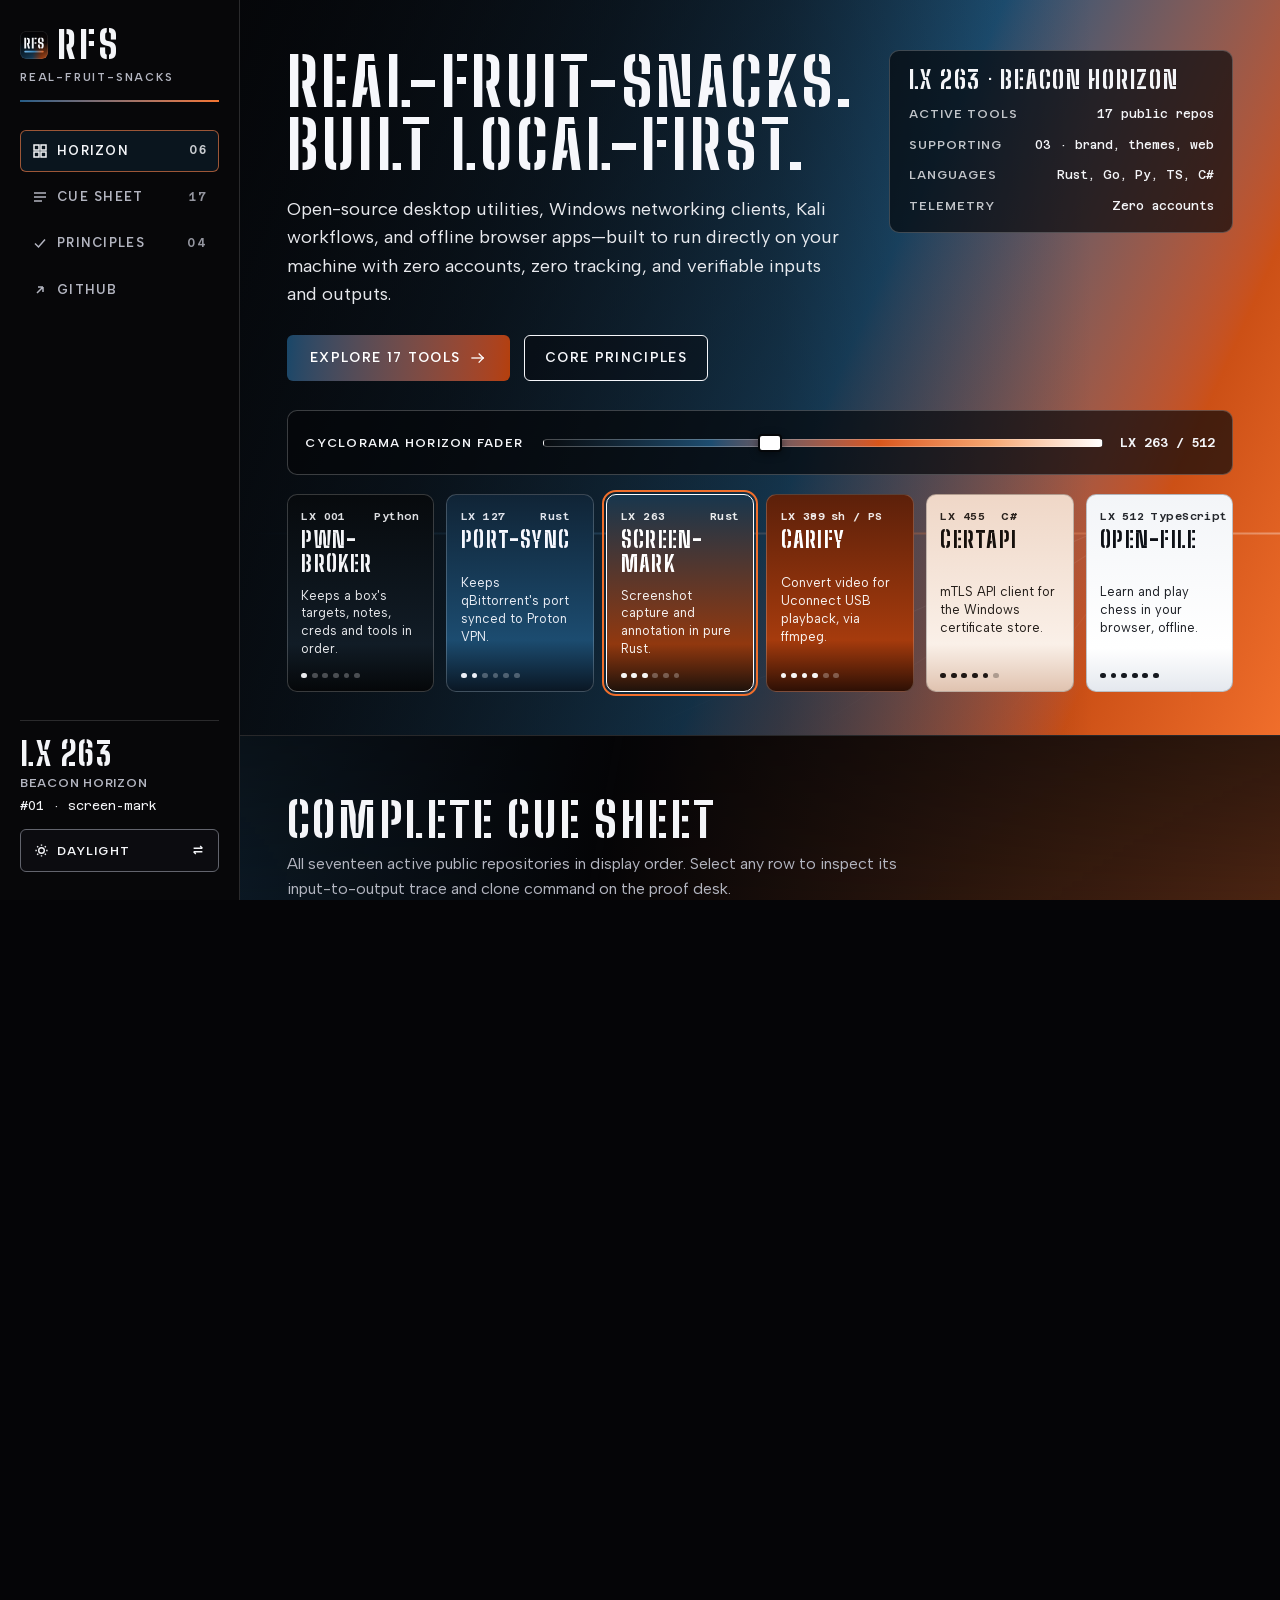
<file: index.html>
<!doctype html>
<html lang="en">
<head>
  <meta charset="utf-8">
  <meta name="viewport" content="width=device-width, initial-scale=1">
  <meta name="color-scheme" content="dark">
  <script>
    try {
      var savedScheme = localStorage.getItem("rfs-theme") || localStorage.getItem("color-scheme");
      if (savedScheme === "light" || savedScheme === "dark") {
        document.querySelector('meta[name="color-scheme"]').content = savedScheme;
      }
      var savedCue = localStorage.getItem("rfs-cyc-cue");
      if (savedCue !== null && /^[0-5]$/.test(savedCue)) {
        document.documentElement.dataset.cue = savedCue;
      } else {
        document.documentElement.dataset.cue = savedScheme === "light" ? "5" : "2";
      }
    } catch (e) {}
  </script>
  <title>Real-Fruit-Snacks — Local-first open-source software</title>
  <meta name="description" content="Seventeen local-first open-source tools across Rust, Python, C#, PowerShell, TypeScript, and Go—desktop utilities, Windows networking, Kali workflows, and offline browser apps with zero accounts or tracking.">
  <link rel="canonical" href="https://real-fruit-snacks.github.io/">
  <link rel="icon" href="icon.svg" type="image/svg+xml">
  <link rel="icon" href="favicon.ico" sizes="32x32">
  <link rel="apple-touch-icon" href="apple-touch-icon.png">
  <link rel="manifest" href="manifest.webmanifest">
  <meta name="theme-color" content="#050507">
  <meta property="og:type" content="website">
  <meta property="og:url" content="https://real-fruit-snacks.github.io/">
  <meta property="og:title" content="Real-Fruit-Snacks — Local-first open-source software">
  <meta property="og:description" content="Seventeen local-first open-source tools across Rust, Python, C#, PowerShell, TypeScript, and Go—zero accounts, zero tracking, verifiable inputs and outputs.">
  <meta property="og:image" content="https://real-fruit-snacks.github.io/assets/og.png">
  <meta property="og:image:width" content="1280">
  <meta property="og:image:height" content="640">
  <meta property="og:image:alt" content="Real-Fruit-Snacks: Built local-first. Seventeen active open-source tools on GitHub.">
  <meta name="twitter:card" content="summary_large_image">
  <link rel="preload" href="fonts/big-shoulders-stencil-latin.woff2" as="font" type="font/woff2" crossorigin>
  <link rel="preload" href="fonts/albert-sans-latin.woff2" as="font" type="font/woff2" crossorigin>
  <link rel="preload" href="fonts/azeret-mono-latin.woff2" as="font" type="font/woff2" crossorigin>
  <link rel="stylesheet" href="styles.css">
</head>
<body>
  <a class="skip-link visually-hidden" href="#main-heading">Skip to main content</a>

  <div class="stage-shell">
    <aside class="stage-rail" aria-label="Lighting desk">
      <div class="rail-top-group">
        <header>
          <a class="brand-lockup" href="#top" aria-label="Real-Fruit-Snacks home">
            <span class="brand-head-row">
              <img class="brand-tile brand-tile--dark" src="assets/rfs-mark-dark.svg" alt="" width="28" height="28">
              <img class="brand-tile brand-tile--light" src="assets/rfs-mark-light.svg" alt="" width="28" height="28">
              <span class="brand-acronym">RFS</span>
            </span>
            <span class="brand-full">Real-Fruit-Snacks</span>
          </a>
        </header>

        <nav class="rail-nav" aria-label="Primary">
          <ul>
            <li>
              <a href="#top" data-nav="top" aria-current="page">
                <span class="nav-lead">
                  <svg aria-hidden="true" width="16" height="16" viewBox="0 0 16 16" fill="none">
                    <rect x="2" y="2" width="5" height="5" stroke="currentColor" stroke-width="1.5"/>
                    <rect x="9" y="2" width="5" height="5" stroke="currentColor" stroke-width="1.5"/>
                    <rect x="2" y="9" width="5" height="5" stroke="currentColor" stroke-width="1.5"/>
                    <rect x="9" y="9" width="5" height="5" stroke="currentColor" stroke-width="1.5"/>
                  </svg>
                  Horizon
                </span>
                <span class="nav-count">06</span>
              </a>
            </li>
            <li>
              <a href="#catalog" data-nav="catalog">
                <span class="nav-lead">
                  <svg aria-hidden="true" width="16" height="16" viewBox="0 0 16 16" fill="none">
                    <line x1="2" y1="4" x2="14" y2="4" stroke="currentColor" stroke-width="1.5"/>
                    <line x1="2" y1="8" x2="14" y2="8" stroke="currentColor" stroke-width="1.5"/>
                    <line x1="2" y1="12" x2="10" y2="12" stroke="currentColor" stroke-width="1.5"/>
                  </svg>
                  Cue Sheet
                </span>
                <span class="nav-count">17</span>
              </a>
            </li>
            <li>
              <a href="#standards" data-nav="standards">
                <span class="nav-lead">
                  <svg aria-hidden="true" width="16" height="16" viewBox="0 0 16 16" fill="none">
                    <path d="M3 8.5L6.5 12L13 4.5" stroke="currentColor" stroke-width="1.5"/>
                  </svg>
                  Principles
                </span>
                <span class="nav-count">04</span>
              </a>
            </li>
            <li>
              <a href="https://github.com/Real-Fruit-Snacks">
                <span class="nav-lead">
                  <svg aria-hidden="true" width="16" height="16" viewBox="0 0 16 16" fill="none">
                    <path d="M5 11L11 5M11 5H6M11 5V10" stroke="currentColor" stroke-width="1.5"/>
                  </svg>
                  GitHub
                </span>
              </a>
            </li>
          </ul>
        </nav>
      </div>

      <div class="rail-desk">
        <div class="desk-cue-readout">
          <div class="desk-cue-code" id="railPhaseCode">LX 263</div>
          <div class="desk-cue-phase" id="railPhaseLabel">Beacon Horizon</div>
          <div class="desk-cue-tool" id="railToolReadout">#01 · screen-mark</div>
        </div>

        <button type="button" class="scheme-toggle" id="schemeToggle">
          <span class="opt-to-light">
            <svg aria-hidden="true" width="15" height="15" viewBox="0 0 16 16" fill="none">
              <circle cx="8" cy="8" r="3" stroke="currentColor" stroke-width="1.5"/>
              <path d="M8 1.5V3M8 13V14.5M1.5 8H3M13 8H14.5M3.4 3.4L4.5 4.5M11.5 11.5L12.6 12.6M12.6 3.4L11.5 4.5M4.5 11.5L3.4 12.6" stroke="currentColor" stroke-width="1.5"/>
            </svg>
            <span>Daylight</span>
          </span>
          <span class="opt-to-dark">
            <svg aria-hidden="true" width="15" height="15" viewBox="0 0 16 16" fill="none">
              <path d="M12.5 10.2A5.2 5.2 0 0 1 5.8 3.5a5.5 5.5 0 1 0 6.7 6.7Z" stroke="currentColor" stroke-width="1.5"/>
            </svg>
            <span>Night Cue</span>
          </span>
          <svg aria-hidden="true" width="14" height="14" viewBox="0 0 16 16" fill="none">
            <path d="M3 6H13M13 6L10.5 3.5M13 10H3M3 10L5.5 12.5" stroke="currentColor" stroke-width="1.5"/>
          </svg>
        </button>
      </div>
    </aside>

    <div class="stage-main" id="top">
      <main>
        <section class="cyc-hero" aria-labelledby="main-heading">
          <div class="cyc-curtain cyc-curtain--0" aria-hidden="true"></div>
          <div class="cyc-curtain cyc-curtain--1" aria-hidden="true"></div>
          <div class="cyc-curtain cyc-curtain--2" aria-hidden="true"></div>
          <div class="cyc-curtain cyc-curtain--3" aria-hidden="true"></div>
          <div class="cyc-curtain cyc-curtain--4" aria-hidden="true"></div>
          <div class="cyc-curtain cyc-curtain--5" aria-hidden="true"></div>
          <div class="cyc-scrim" aria-hidden="true"></div>

          <svg class="horizon-stage-art" aria-hidden="true" viewBox="0 0 1440 220" preserveAspectRatio="none">
            <defs>
              <linearGradient id="beamLine" x1="0" y1="0" x2="1440" y2="0" gradientUnits="userSpaceOnUse">
                <stop offset="0%" stop-color="#215175" stop-opacity="0"/>
                <stop offset="35%" stop-color="#4f88b5" stop-opacity="0.72"/>
                <stop offset="72%" stop-color="#f06e2b" stop-opacity="0.88"/>
                <stop offset="100%" stop-color="#FFFFFF" stop-opacity="0.96"/>
              </linearGradient>
              <linearGradient id="floorFade" x1="0" y1="22" x2="0" y2="220" gradientUnits="userSpaceOnUse">
                <stop offset="0%" stop-color="#FFFFFF" stop-opacity="0.22"/>
                <stop offset="100%" stop-color="#FFFFFF" stop-opacity="0"/>
              </linearGradient>
            </defs>
            <line x1="0" y1="22" x2="1440" y2="22" stroke="url(#beamLine)" stroke-width="2"/>
            <line x1="1180" y1="22" x2="540" y2="220" stroke="url(#floorFade)" stroke-width="1"/>
            <line x1="1220" y1="22" x2="780" y2="220" stroke="url(#floorFade)" stroke-width="1"/>
            <line x1="1260" y1="22" x2="1040" y2="220" stroke="url(#floorFade)" stroke-width="1"/>
            <line x1="1300" y1="22" x2="1320" y2="220" stroke="url(#floorFade)" stroke-width="1"/>
          </svg>

          <div class="hero-grid">
            <div>
              <h1 class="hero-title" id="main-heading" tabindex="-1">Real-Fruit-Snacks. Built local-first.</h1>
              <p class="hero-stand">Open-source desktop utilities, Windows networking clients, Kali workflows, and offline browser apps—built to run directly on your machine with zero accounts, zero tracking, and verifiable inputs and outputs.</p>
              <div class="hero-actions">
                <a class="btn-primary" href="#catalog" id="primaryAction">
                  <span>Explore 17 tools</span>
                  <svg aria-hidden="true" width="18" height="18" viewBox="0 0 24 24" fill="none" stroke="currentColor" stroke-width="1.75" stroke-linecap="square" stroke-linejoin="miter">
                    <path d="M4 12h15"/><path d="M13.5 6.5L19 12l-5.5 5.5"/>
                  </svg>
                </a>
                <a class="btn-secondary" href="#standards">Core principles</a>
              </div>
            </div>

            <div class="hero-telemetry">
              <div class="telemetry-phase" id="heroPhaseTitle">LX 263 · BEACON HORIZON</div>
              <div class="telemetry-row">
                <span class="telemetry-label">Active tools</span>
                <span class="telemetry-val">17 public repos</span>
              </div>
              <div class="telemetry-row">
                <span class="telemetry-label">Supporting</span>
                <span class="telemetry-val">03 · brand, themes, web</span>
              </div>
              <div class="telemetry-row">
                <span class="telemetry-label">Languages</span>
                <span class="telemetry-val">Rust, Go, Py, TS, C#</span>
              </div>
              <div class="telemetry-row">
                <span class="telemetry-label">Telemetry</span>
                <span class="telemetry-val">Zero accounts</span>
              </div>
            </div>
          </div>

          <div class="horizon-desk">
            <label for="horizon-scrubber">Cyclorama Horizon Fader</label>
            <input
              id="horizon-scrubber"
              class="horizon-scrubber"
              type="range"
              min="0"
              max="5"
              step="1"
              value="2"
              aria-valuetext="LX 263 Beacon Horizon"
            >
            <span class="horizon-cue-tag" id="scrubberReadout">LX 263 / 512</span>
          </div>

          <div class="horizon-strip" role="group" aria-label="Lighting phase horizon cues">
            <button type="button" class="phase-tile phase-tile--0" data-horizon="0" data-tool="pwn-broker" aria-pressed="false">
              <div>
                <div class="phase-tile-code"><span>LX 001</span><span>Python</span></div>
                <div class="phase-tile-name">pwn-broker</div>
              </div>
              <div class="phase-tile-job">Keeps a box's targets, notes, creds and tools in order.</div>
              <div class="phase-dots" aria-hidden="true">
                <span class="is-lit"></span><span></span><span></span><span></span><span></span><span></span>
              </div>
            </button>

            <button type="button" class="phase-tile phase-tile--1" data-horizon="1" data-tool="port-sync" aria-pressed="false">
              <div>
                <div class="phase-tile-code"><span>LX 127</span><span>Rust</span></div>
                <div class="phase-tile-name">port-sync</div>
              </div>
              <div class="phase-tile-job">Keeps qBittorrent's port synced to Proton VPN.</div>
              <div class="phase-dots" aria-hidden="true">
                <span class="is-lit"></span><span class="is-lit"></span><span></span><span></span><span></span><span></span>
              </div>
            </button>

            <button type="button" class="phase-tile phase-tile--2" data-horizon="2" data-tool="screen-mark" aria-pressed="true">
              <div>
                <div class="phase-tile-code"><span>LX 263</span><span>Rust</span></div>
                <div class="phase-tile-name">screen-mark</div>
              </div>
              <div class="phase-tile-job">Screenshot capture and annotation in pure Rust.</div>
              <div class="phase-dots" aria-hidden="true">
                <span class="is-lit"></span><span class="is-lit"></span><span class="is-lit"></span><span></span><span></span><span></span>
              </div>
            </button>

            <button type="button" class="phase-tile phase-tile--3" data-horizon="3" data-tool="carify" aria-pressed="false">
              <div>
                <div class="phase-tile-code"><span>LX 389</span><span>sh / PS</span></div>
                <div class="phase-tile-name">carify</div>
              </div>
              <div class="phase-tile-job">Convert video for Uconnect USB playback, via ffmpeg.</div>
              <div class="phase-dots" aria-hidden="true">
                <span class="is-lit"></span><span class="is-lit"></span><span class="is-lit"></span><span class="is-lit"></span><span></span><span></span>
              </div>
            </button>

            <button type="button" class="phase-tile phase-tile--4" data-horizon="4" data-tool="certapi" aria-pressed="false">
              <div>
                <div class="phase-tile-code"><span>LX 455</span><span>C#</span></div>
                <div class="phase-tile-name">certapi</div>
              </div>
              <div class="phase-tile-job">mTLS API client for the Windows certificate store.</div>
              <div class="phase-dots" aria-hidden="true">
                <span class="is-lit"></span><span class="is-lit"></span><span class="is-lit"></span><span class="is-lit"></span><span class="is-lit"></span><span></span>
              </div>
            </button>

            <button type="button" class="phase-tile phase-tile--5" data-horizon="5" data-tool="open-file" aria-pressed="false">
              <div>
                <div class="phase-tile-code"><span>LX 512</span><span>TypeScript</span></div>
                <div class="phase-tile-name">open-file</div>
              </div>
              <div class="phase-tile-job">Learn and play chess in your browser, offline.</div>
              <div class="phase-dots" aria-hidden="true">
                <span class="is-lit"></span><span class="is-lit"></span><span class="is-lit"></span><span class="is-lit"></span><span class="is-lit"></span><span class="is-lit"></span>
              </div>
            </button>
          </div>
        </section>

        <section class="band" id="catalog" aria-labelledby="catalog-heading">
          <div class="band-head">
            <div>
              <h2 id="catalog-heading">Complete cue sheet</h2>
              <p class="band-lead">All seventeen active public repositories in display order. Select any row to inspect its input-to-output trace and clone command on the proof desk.</p>
            </div>
          </div>

          <div class="catalog-controls">
            <div class="filter-group" role="group" aria-label="Filter tools by stack">
              <button type="button" class="filter-btn" data-filter="all" aria-pressed="true">All (17)</button>
              <button type="button" class="filter-btn" data-filter="rust" aria-pressed="false">Rust (5)</button>
              <button type="button" class="filter-btn" data-filter="go" aria-pressed="false">Go (1)</button>
              <button type="button" class="filter-btn" data-filter="kali" aria-pressed="false">Python &amp; Kali (8)</button>
              <button type="button" class="filter-btn" data-filter="windows" aria-pressed="false">Windows (10)</button>
              <button type="button" class="filter-btn" data-filter="browser" aria-pressed="false">Browser (3)</button>
            </div>

            <div class="search-wrap">
              <label for="tool-search">Filter</label>
              <input id="tool-search" class="search-input" type="search" placeholder="Name, language, or OS...">
            </div>
          </div>

          <div class="catalog-layout">
            <div class="cue-table-wrap">
              <table class="cue-table">
                <caption>Real-Fruit-Snacks active repositories (<span id="visibleCount">17</span> of 17 shown)</caption>
                <thead>
                  <tr>
                    <th scope="col">No.</th>
                    <th scope="col">Repository &amp; Job</th>
                    <th scope="col">Stack</th>
                    <th scope="col">IN &rarr; OUT Proof</th>
                    <th scope="col">Links</th>
                  </tr>
                </thead>
                <tbody id="cueTableBody">
                  <tr class="is-selected" data-repo="screen-mark" data-tags="rust windows linux">
                    <td class="cue-num-cell">#01</td>
                    <td>
                      <button type="button" class="tool-select-btn" data-select="screen-mark" aria-pressed="true">screen-mark</button>
                      <p class="tool-desc-inline">Screenshot capture and annotation in pure Rust</p>
                    </td>
                    <td class="tool-stack">Rust<br>Windows, Linux</td>
                    <td class="tool-io-cell">
                      <div><span class="io-dir">IN</span>Ctrl+PrintScreen</div>
                      <div><span class="io-dir io-dir--out">OUT</span>screen-mark_2026-11-05_091412.png</div>
                    </td>
                    <td>
                      <div class="row-links">
                        <a href="https://real-fruit-snacks.github.io/screen-mark/">Docs <span class="visually-hidden">for screen-mark</span></a>
                        <a href="https://github.com/Real-Fruit-Snacks/screen-mark">Source <span class="visually-hidden">for screen-mark</span></a>
                      </div>
                    </td>
                  </tr>

                  <tr data-repo="port-sync" data-tags="rust windows">
                    <td class="cue-num-cell">#02</td>
                    <td>
                      <button type="button" class="tool-select-btn" data-select="port-sync" aria-pressed="false">port-sync</button>
                      <p class="tool-desc-inline">Keeps qBittorrent's port synced to Proton VPN</p>
                    </td>
                    <td class="tool-stack">Rust<br>Windows</td>
                    <td class="tool-io-cell">
                      <div><span class="io-dir">IN</span>Port pair 51037-&gt;51037</div>
                      <div><span class="io-dir io-dir--out">OUT</span>listening port updated: 48213 -&gt; 51037</div>
                    </td>
                    <td>
                      <div class="row-links">
                        <a href="https://real-fruit-snacks.github.io/port-sync/">Docs <span class="visually-hidden">for port-sync</span></a>
                        <a href="https://github.com/Real-Fruit-Snacks/port-sync">Source <span class="visually-hidden">for port-sync</span></a>
                      </div>
                    </td>
                  </tr>

                  <tr data-repo="carify" data-tags="windows macos linux shell powershell">
                    <td class="cue-num-cell">#03</td>
                    <td>
                      <button type="button" class="tool-select-btn" data-select="carify" aria-pressed="false">carify</button>
                      <p class="tool-desc-inline">Convert video for Uconnect USB playback, via ffmpeg</p>
                    </td>
                    <td class="tool-stack">sh, PowerShell<br>Win, macOS, Linux</td>
                    <td class="tool-io-cell">
                      <div><span class="io-dir">IN</span>HEVC 10-bit · 1080p · AC3 5.1</div>
                      <div><span class="io-dir io-dir--out">OUT</span>H.264 8-bit · 720p · AAC stereo</div>
                    </td>
                    <td>
                      <div class="row-links">
                        <a href="https://real-fruit-snacks.github.io/carify/">Docs <span class="visually-hidden">for carify</span></a>
                        <a href="https://github.com/Real-Fruit-Snacks/carify">Source <span class="visually-hidden">for carify</span></a>
                      </div>
                    </td>
                  </tr>

                  <tr data-repo="certapi" data-tags="windows csharp">
                    <td class="cue-num-cell">#04</td>
                    <td>
                      <button type="button" class="tool-select-btn" data-select="certapi" aria-pressed="false">certapi</button>
                      <p class="tool-desc-inline">mTLS API client for the Windows certificate store</p>
                    </td>
                    <td class="tool-stack">C#<br>Windows</td>
                    <td class="tool-io-cell">
                      <div><span class="io-dir">IN</span>a client certificate in CurrentUser\My</div>
                      <div><span class="io-dir io-dir--out">OUT</span>200 OK; the key never left the store</div>
                    </td>
                    <td>
                      <div class="row-links">
                        <a href="https://real-fruit-snacks.github.io/certapi/">Docs <span class="visually-hidden">for certapi</span></a>
                        <a href="https://github.com/Real-Fruit-Snacks/certapi">Source <span class="visually-hidden">for certapi</span></a>
                      </div>
                    </td>
                  </tr>

                  <tr data-repo="identity-gen" data-tags="browser html">
                    <td class="cue-num-cell">#05</td>
                    <td>
                      <button type="button" class="tool-select-btn" data-select="identity-gen" aria-pressed="false">identity-gen</button>
                      <p class="tool-desc-inline">Offline generator for throwaway signup identities</p>
                    </td>
                    <td class="tool-stack">HTML<br>Browser</td>
                    <td class="tool-io-cell">
                      <div><span class="io-dir">IN</span>a signup form that wants too much</div>
                      <div><span class="io-dir io-dir--out">OUT</span>a stand-in: name, handle, passphrase</div>
                    </td>
                    <td>
                      <div class="row-links">
                        <a href="https://real-fruit-snacks.github.io/identity-gen/">Docs <span class="visually-hidden">for identity-gen</span></a>
                        <a href="https://github.com/Real-Fruit-Snacks/identity-gen">Source <span class="visually-hidden">for identity-gen</span></a>
                      </div>
                    </td>
                  </tr>

                  <tr data-repo="amazon-order-sync" data-tags="rust windows linux">
                    <td class="cue-num-cell">#06</td>
                    <td>
                      <button type="button" class="tool-select-btn" data-select="amazon-order-sync" aria-pressed="false">amazon-order-sync</button>
                      <p class="tool-desc-inline">Syncs your Amazon orders into local Markdown notes</p>
                    </td>
                    <td class="tool-stack">Rust<br>Windows, Linux</td>
                    <td class="tool-io-cell">
                      <div><span class="io-dir">IN</span>Amazon's order history</div>
                      <div><span class="io-dir io-dir--out">OUT</span>one Order-&lt;id&gt;.md per order</div>
                    </td>
                    <td>
                      <div class="row-links">
                        <a href="https://real-fruit-snacks.github.io/amazon-order-sync/">Docs <span class="visually-hidden">for amazon-order-sync</span></a>
                        <a href="https://github.com/Real-Fruit-Snacks/amazon-order-sync">Source <span class="visually-hidden">for amazon-order-sync</span></a>
                      </div>
                    </td>
                  </tr>

                  <tr data-repo="powershell-toolbox" data-tags="windows powershell">
                    <td class="cue-num-cell">#07</td>
                    <td>
                      <button type="button" class="tool-select-btn" data-select="powershell-toolbox" aria-pressed="false">powershell-toolbox</button>
                      <p class="tool-desc-inline">A grab-bag of my PowerShell scripts, each one standalone</p>
                    </td>
                    <td class="tool-stack">PowerShell<br>Windows</td>
                    <td class="tool-io-cell">
                      <div><span class="io-dir">IN</span>every repo your gh login sees</div>
                      <div><span class="io-dir io-dir--out">OUT</span>one at a time: keep, archive or delete</div>
                    </td>
                    <td>
                      <div class="row-links">
                        <a href="https://real-fruit-snacks.github.io/powershell-toolbox/">Docs <span class="visually-hidden">for powershell-toolbox</span></a>
                        <a href="https://github.com/Real-Fruit-Snacks/powershell-toolbox">Source <span class="visually-hidden">for powershell-toolbox</span></a>
                      </div>
                    </td>
                  </tr>

                  <tr data-repo="pwn-broker" data-tags="kali python linux">
                    <td class="cue-num-cell">#08</td>
                    <td>
                      <button type="button" class="tool-select-btn" data-select="pwn-broker" aria-pressed="false">pwn-broker</button>
                      <p class="tool-desc-inline">Keeps a box's targets, notes, creds and tools in order</p>
                    </td>
                    <td class="tool-stack">Python<br>Kali Linux</td>
                    <td class="tool-io-cell">
                      <div><span class="io-dir">IN</span>pwn-broker new</div>
                      <div><span class="io-dir io-dir--out">OUT</span>2026-11-16_htb_forest.finished.tar.gz</div>
                    </td>
                    <td>
                      <div class="row-links">
                        <a href="https://real-fruit-snacks.github.io/pwn-broker/">Docs <span class="visually-hidden">for pwn-broker</span></a>
                        <a href="https://github.com/Real-Fruit-Snacks/pwn-broker">Source <span class="visually-hidden">for pwn-broker</span></a>
                      </div>
                    </td>
                  </tr>

                  <tr data-repo="pwn-shop" data-tags="kali python linux">
                    <td class="cue-num-cell">#09</td>
                    <td>
                      <button type="button" class="tool-select-btn" data-select="pwn-shop" aria-pressed="false">pwn-shop</button>
                      <p class="tool-desc-inline">Tool packages for pwn-broker, built from upstream releases</p>
                    </td>
                    <td class="tool-stack">Python<br>Kali Linux</td>
                    <td class="tool-io-cell">
                      <div><span class="io-dir">IN</span>an upstream release, pinned by SHA-256</div>
                      <div><span class="io-dir io-dir--out">OUT</span>kerbrute-1.0.3-1.zip</div>
                    </td>
                    <td>
                      <div class="row-links">
                        <a href="https://real-fruit-snacks.github.io/pwn-shop/">Docs <span class="visually-hidden">for pwn-shop</span></a>
                        <a href="https://github.com/Real-Fruit-Snacks/pwn-shop">Source <span class="visually-hidden">for pwn-shop</span></a>
                      </div>
                    </td>
                  </tr>

                  <tr data-repo="pwn-playbooks" data-tags="kali markdown python linux">
                    <td class="cue-num-cell">#10</td>
                    <td>
                      <button type="button" class="tool-select-btn" data-select="pwn-playbooks" aria-pressed="false">pwn-playbooks</button>
                      <p class="tool-desc-inline">Playbooks for pwn-broker: read into the note, fill in, run</p>
                    </td>
                    <td class="tool-stack">Markdown<br>Kali Linux</td>
                    <td class="tool-io-cell">
                      <div><span class="io-dir">IN</span>:Pb smb in the note window</div>
                      <div><span class="io-dir io-dir--out">OUT</span>Playbook: SMB enumeration, to fill in</div>
                    </td>
                    <td>
                      <div class="row-links">
                        <a href="https://real-fruit-snacks.github.io/pwn-playbooks/">Docs <span class="visually-hidden">for pwn-playbooks</span></a>
                        <a href="https://github.com/Real-Fruit-Snacks/pwn-playbooks">Source <span class="visually-hidden">for pwn-playbooks</span></a>
                      </div>
                    </td>
                  </tr>

                  <tr data-repo="pwn-report" data-tags="kali python linux">
                    <td class="cue-num-cell">#11</td>
                    <td>
                      <button type="button" class="tool-select-btn" data-select="pwn-report" aria-pressed="false">pwn-report</button>
                      <p class="tool-desc-inline">Private, evidence-linked reports from pwn-broker archives</p>
                    </td>
                    <td class="tool-stack">Python<br>Kali Linux</td>
                    <td class="tool-io-cell">
                      <div><span class="io-dir">IN</span>2026-11-16_htb_forest.finished.tar.gz</div>
                      <div><span class="io-dir io-dir--out">OUT</span>report.md, every file with its SHA-256</div>
                    </td>
                    <td>
                      <div class="row-links">
                        <a href="https://real-fruit-snacks.github.io/pwn-report/">Docs <span class="visually-hidden">for pwn-report</span></a>
                        <a href="https://github.com/Real-Fruit-Snacks/pwn-report">Source <span class="visually-hidden">for pwn-report</span></a>
                      </div>
                    </td>
                  </tr>

                  <tr data-repo="open-file" data-tags="browser typescript">
                    <td class="cue-num-cell">#12</td>
                    <td>
                      <button type="button" class="tool-select-btn" data-select="open-file" aria-pressed="false">open-file</button>
                      <p class="tool-desc-inline">Learn and play chess in your browser, offline</p>
                    </td>
                    <td class="tool-stack">TypeScript<br>Browser</td>
                    <td class="tool-io-cell">
                      <div><span class="io-dir">IN</span>a blunder in one of your games</div>
                      <div><span class="io-dir io-dir--out">OUT</span>a puzzle made from it</div>
                    </td>
                    <td>
                      <div class="row-links">
                        <a href="https://real-fruit-snacks.github.io/open-file/">Docs <span class="visually-hidden">for open-file</span></a>
                        <a href="https://github.com/Real-Fruit-Snacks/open-file">Source <span class="visually-hidden">for open-file</span></a>
                      </div>
                    </td>
                  </tr>

                  <tr data-repo="one-billion-pixels" data-tags="browser typescript">
                    <td class="cue-num-cell">#13</td>
                    <td>
                      <button type="button" class="tool-select-btn" data-select="one-billion-pixels" aria-pressed="false">one-billion-pixels</button>
                      <p class="tool-desc-inline">Excavate one billion pixels in your browser, offline</p>
                    </td>
                    <td class="tool-stack">TypeScript<br>Browser</td>
                    <td class="tool-io-cell">
                      <div><span class="io-dir">IN</span>a single empty origin square</div>
                      <div><span class="io-dir io-dir--out">OUT</span>one billion pixels carved offline</div>
                    </td>
                    <td>
                      <div class="row-links">
                        <a href="https://real-fruit-snacks.github.io/one-billion-pixels/">Docs <span class="visually-hidden">for one-billion-pixels</span></a>
                        <a href="https://github.com/Real-Fruit-Snacks/one-billion-pixels">Source <span class="visually-hidden">for one-billion-pixels</span></a>
                      </div>
                    </td>
                  </tr>

                  <tr data-repo="hash-bait" data-tags="rust kali windows linux">
                    <td class="cue-num-cell">#14</td>
                    <td>
                      <button type="button" class="tool-select-btn" data-select="hash-bait" aria-pressed="false">hash-bait</button>
                      <p class="tool-desc-inline">Drop poisoned shortcuts on SMB shares to coerce NTLM hashes</p>
                    </td>
                    <td class="tool-stack">Rust<br>Windows, Linux</td>
                    <td class="tool-io-cell">
                      <div><span class="io-dir">IN</span>//dc1/public + responder IP</div>
                      <div><span class="io-dir io-dir--out">OUT</span>poisoned .url/.scf/.xml, NetNTLMv2</div>
                    </td>
                    <td>
                      <div class="row-links">
                        <a href="https://real-fruit-snacks.github.io/hash-bait/">Docs <span class="visually-hidden">for hash-bait</span></a>
                        <a href="https://github.com/Real-Fruit-Snacks/hash-bait">Source <span class="visually-hidden">for hash-bait</span></a>
                      </div>
                    </td>
                  </tr>

                  <tr data-repo="cred-spray" data-tags="kali python windows linux">
                    <td class="cue-num-cell">#15</td>
                    <td>
                      <button type="button" class="tool-select-btn" data-select="cred-spray" aria-pressed="false">cred-spray</button>
                      <p class="tool-desc-inline">Bounded, protocol-aware credential spraying</p>
                    </td>
                    <td class="tool-stack">Python<br>Windows, Linux</td>
                    <td class="tool-io-cell">
                      <div><span class="io-dir">IN</span>scan.xml + credentials.txt</div>
                      <div><span class="io-dir io-dir--out">OUT</span>results.json, 7 explicit statuses</div>
                    </td>
                    <td>
                      <div class="row-links">
                        <a href="https://real-fruit-snacks.github.io/cred-spray/">Docs <span class="visually-hidden">for cred-spray</span></a>
                        <a href="https://github.com/Real-Fruit-Snacks/cred-spray">Source <span class="visually-hidden">for cred-spray</span></a>
                      </div>
                    </td>
                  </tr>

                  <tr data-repo="ad-sweep" data-tags="rust kali windows linux">
                    <td class="cue-num-cell">#16</td>
                    <td>
                      <button type="button" class="tool-select-btn" data-select="ad-sweep" aria-pressed="false">ad-sweep</button>
                      <p class="tool-desc-inline">Runs isolated Active Directory enumeration with NetExec</p>
                    </td>
                    <td class="tool-stack">Rust<br>Windows, Linux</td>
                    <td class="tool-io-cell">
                      <div><span class="io-dir">IN</span>10.0.0.1-2 + credentials.txt</div>
                      <div><span class="io-dir io-dir--out">OUT</span>ordered results.json per target</div>
                    </td>
                    <td>
                      <div class="row-links">
                        <a href="https://real-fruit-snacks.github.io/ad-sweep/">Docs <span class="visually-hidden">for ad-sweep</span></a>
                        <a href="https://github.com/Real-Fruit-Snacks/ad-sweep">Source <span class="visually-hidden">for ad-sweep</span></a>
                      </div>
                    </td>
                  </tr>

                  <tr data-repo="shell-tunnel" data-tags="go kali windows linux">
                    <td class="cue-num-cell">#17</td>
                    <td>
                      <button type="button" class="tool-select-btn" data-select="shell-tunnel" aria-pressed="false">shell-tunnel</button>
                      <p class="tool-desc-inline">Static SSH server for bind and reverse shells, PTY and SFTP</p>
                    </td>
                    <td class="tool-stack">Go<br>Windows, Linux</td>
                    <td class="tool-io-cell">
                      <div><span class="io-dir">IN</span>./build.sh reverse 10.10.14.5:4444</div>
                      <div><span class="io-dir io-dir--out">OUT</span>PTY shell, SFTP &amp; -L/-R/-D via ssh</div>
                    </td>
                    <td>
                      <div class="row-links">
                        <a href="https://real-fruit-snacks.github.io/shell-tunnel/">Docs <span class="visually-hidden">for shell-tunnel</span></a>
                        <a href="https://github.com/Real-Fruit-Snacks/shell-tunnel">Source <span class="visually-hidden">for shell-tunnel</span></a>
                      </div>
                    </td>
                  </tr>
                </tbody>
              </table>

              <div class="empty-state" id="emptyState" hidden>
                <p>No active repositories match that filter.</p>
                <button type="button" class="filter-btn" id="resetFilterBtn">Reset filters</button>
              </div>
            </div>

            <aside class="proof-desk" aria-label="Selected tool proof desk">
              <div class="proof-wash-header">
                <span class="proof-wash-cue" id="proofCue">#01 / 17</span>
                <span class="proof-wash-lang" id="proofLang">Rust</span>
              </div>
              <div class="proof-body">
                <div class="proof-head">
                  <h3 id="proofRepo">screen-mark</h3>
                </div>

                <p class="proof-summary" id="proofDesc">Screenshot capture and annotation in pure Rust.</p>

                <div class="proof-trace">
                  <div class="trace-row">
                    <span class="trace-key">Input</span>
                    <code id="proofIn">Ctrl+PrintScreen</code>
                  </div>
                  <div class="trace-divider">
                    <span class="trace-plat-badge"><span class="k">[os]</span> <span id="proofPlatform">Windows, Linux</span></span>
                  </div>
                  <div class="trace-row">
                    <span class="trace-key trace-key--out">Output</span>
                    <code id="proofOut">screen-mark_2026-11-05_091412.png</code>
                  </div>
                </div>

                <div class="clone-block">
                  <span class="clone-label">Repository clone command</span>
                  <div class="clone-row">
                    <code class="clone-code" id="clone-cmd">git clone https://github.com/Real-Fruit-Snacks/screen-mark.git</code>
                    <span class="copy-wrap">
                      <button type="button" class="copy-btn" command="--copy" commandfor="clone-cmd" aria-label="Copy git clone command">
                        <svg class="icon-copy" aria-hidden="true" width="15" height="15" viewBox="0 0 16 16" fill="none">
                          <rect x="5" y="5" width="8" height="9" rx="1" stroke="currentColor" stroke-width="1.5"/>
                          <path d="M11 5V3a1 1 0 0 0-1-1H4a1 1 0 0 0-1 1v7a1 1 0 0 0 1 1h1" stroke="currentColor" stroke-width="1.5"/>
                        </svg>
                        <svg class="icon-check" aria-hidden="true" width="15" height="15" viewBox="0 0 16 16" fill="none">
                          <path d="M3 8.5L6.5 12L13 4.5" stroke="currentColor" stroke-width="1.75"/>
                        </svg>
                      </button>
                      <span class="copy-tip" role="status"></span>
                    </span>
                  </div>
                </div>

                <div class="proof-actions">
                  <a class="btn-primary" id="proofDocsLink" href="https://real-fruit-snacks.github.io/screen-mark/">Project page</a>
                  <a class="btn-secondary" id="proofRepoLink" href="https://github.com/Real-Fruit-Snacks/screen-mark">GitHub source</a>
                </div>
              </div>
            </aside>
          </div>
        </section>

        <section class="band" id="standards" aria-labelledby="standards-heading">
          <div class="band-head">
            <div>
              <h2 id="standards-heading">Core principles</h2>
              <p class="band-lead">Four commitments held across active Real-Fruit-Snacks projects today, paired with the three supporting repositories behind the brand, app themes, and front door.</p>
            </div>
          </div>

          <ol class="rules-list">
            <li>
              <span class="rule-code">01 / LOCAL</span>
              <h3 class="rule-title">Local-first by default</h3>
              <p class="rule-note">Every tool runs directly on your machine—whether a native Rust or Go binary, a Windows C# or PowerShell client, a Kali workflow, or an offline browser app.</p>
            </li>
            <li>
              <span class="rule-code">02 / PRIVACY</span>
              <h3 class="rule-title">No accounts or tracking</h3>
              <p class="rule-note">Zero signups, zero analytics beacons, and zero background cloud dependencies sitting between you and your own data.</p>
            </li>
            <li>
              <span class="rule-code">03 / OPEN</span>
              <h3 class="rule-title">Source-first on GitHub</h3>
              <p class="rule-note">Every active project ships public, inspectable source code alongside dedicated documentation pages, open issues, and pull requests.</p>
            </li>
            <li>
              <span class="rule-code">04 / DIRECT</span>
              <h3 class="rule-title">Direct downloads &amp; reproducible setups</h3>
              <p class="rule-note">Install, clone, or run straight from each repository with predictable dependencies and zero vendor lock-in.</p>
            </li>
          </ol>

          <div class="around-grid">
            <article class="around-item">
              <div>
                <h3>rfs-brand</h3>
                <p>RFS brand system, profile art, and repository templates.</p>
              </div>
              <div class="row-links">
                <a href="https://real-fruit-snacks.github.io/rfs-brand/">Docs <span class="visually-hidden">for rfs-brand</span></a>
                <a href="https://github.com/Real-Fruit-Snacks/rfs-brand">Source <span class="visually-hidden">for rfs-brand</span></a>
              </div>
            </article>
            <article class="around-item">
              <div>
                <h3>rfs-themes</h3>
                <p>Cyclorama Dawn themes and ports for everyday apps.</p>
              </div>
              <div class="row-links">
                <a href="https://real-fruit-snacks.github.io/rfs-themes/">Gallery <span class="visually-hidden">for rfs-themes</span></a>
                <a href="https://github.com/Real-Fruit-Snacks/rfs-themes">Source <span class="visually-hidden">for rfs-themes</span></a>
              </div>
            </article>
            <article class="around-item">
              <div>
                <h3>rfs.tools</h3>
                <p>The front door at rfs.tools, one page pointing at GitHub.</p>
              </div>
              <div class="row-links">
                <a href="https://rfs.tools/">Visit <span class="visually-hidden">rfs.tools</span></a>
                <a href="https://github.com/Real-Fruit-Snacks/rfs.tools">Source <span class="visually-hidden">for rfs.tools</span></a>
              </div>
            </article>
          </div>
        </section>
      </main>

      <footer class="stage-footer">
        <p>Issues and PRs welcome on any active repo. No roadmap, no Discord. If one saves you time, you can <a href="https://github.com/sponsors/Real-Fruit-Snacks">sponsor Real-Fruit-Snacks on GitHub</a>.</p>
        <div class="footer-links">
          <a href="https://github.com/Real-Fruit-Snacks">github.com/Real-Fruit-Snacks</a>
          <a href="https://rfs.tools/">rfs.tools</a>
          <a href="https://real-fruit-snacks.github.io/rfs-themes/">Themes</a>
          <a href="https://real-fruit-snacks.github.io/rfs-brand/">Brand</a>
          <a href="https://github.com/sponsors/Real-Fruit-Snacks">Sponsor</a>
        </div>
      </footer>
    </div>
  </div>

  <script src="app.js" defer></script>
</body>
</html>
</file>
<file: styles.css>
/* Self-hosted variable WOFF2 typography */
@font-face {
  font-family: "Big Shoulders Stencil";
  font-style: normal;
  font-weight: 700 900;
  font-display: swap;
  src: url("fonts/big-shoulders-stencil-latin-ext.woff2") format("woff2");
  unicode-range: U+0100-02BA, U+02BD-02C5, U+02C7-02CC, U+02CE-02D7, U+02DD-02FF, U+0304, U+0308, U+0329, U+1D00-1DBF, U+1E00-1E9F, U+1EF2-1EFF, U+2020, U+20A0-20AB, U+20AD-20C4, U+2113, U+2C60-2C7F, U+A720-A7FF;
}
@font-face {
  font-family: "Big Shoulders Stencil";
  font-style: normal;
  font-weight: 700 900;
  font-display: swap;
  src: url("fonts/big-shoulders-stencil-latin.woff2") format("woff2");
  unicode-range: U+0000-00FF, U+0131, U+0152-0153, U+02BB-02BC, U+02C6, U+02DA, U+02DC, U+0304, U+0308, U+0329, U+2000-206F, U+20AC, U+2122, U+2191, U+2193, U+2212, U+2215, U+FEFF, U+FFFD;
}
@font-face {
  font-family: "Albert Sans";
  font-style: normal;
  font-weight: 400 700;
  font-display: swap;
  src: url("fonts/albert-sans-latin-ext.woff2") format("woff2");
  unicode-range: U+0100-02BA, U+02BD-02C5, U+02C7-02CC, U+02CE-02D7, U+02DD-02FF, U+0304, U+0308, U+0329, U+1D00-1DBF, U+1E00-1E9F, U+1EF2-1EFF, U+2020, U+20A0-20AB, U+20AD-20C4, U+2113, U+2C60-2C7F, U+A720-A7FF;
}
@font-face {
  font-family: "Albert Sans";
  font-style: normal;
  font-weight: 400 700;
  font-display: swap;
  src: url("fonts/albert-sans-latin.woff2") format("woff2");
  unicode-range: U+0000-00FF, U+0131, U+0152-0153, U+02BB-02BC, U+02C6, U+02DA, U+02DC, U+0304, U+0308, U+0329, U+2000-206F, U+20AC, U+2122, U+2191, U+2193, U+2212, U+2215, U+FEFF, U+FFFD;
}
@font-face {
  font-family: "Azeret Mono";
  font-style: normal;
  font-weight: 400 600;
  font-display: swap;
  src: url("fonts/azeret-mono-latin-ext.woff2") format("woff2");
  unicode-range: U+0100-02BA, U+02BD-02C5, U+02C7-02CC, U+02CE-02D7, U+02DD-02FF, U+0304, U+0308, U+0329, U+1D00-1DBF, U+1E00-1E9F, U+1EF2-1EFF, U+2020, U+20A0-20AB, U+20AD-20C4, U+2113, U+2C60-2C7F, U+A720-A7FF;
}
@font-face {
  font-family: "Azeret Mono";
  font-style: normal;
  font-weight: 400 600;
  font-display: swap;
  src: url("fonts/azeret-mono-latin.woff2") format("woff2");
  unicode-range: U+0000-00FF, U+0131, U+0152-0153, U+02BB-02BC, U+02C6, U+02DA, U+02DC, U+0304, U+0308, U+0329, U+2000-206F, U+20AC, U+2122, U+2191, U+2193, U+2212, U+2215, U+FEFF, U+FFFD;
}

/* Steel & Beacon Orange Cyclorama Lighting Tokens (Dark LX 263 Default) */
:root {
  color-scheme: dark;

  --in-oklab: ;

  --font-display: "Big Shoulders Stencil", "Arial Narrow", sans-serif;
  --font-body: "Albert Sans", system-ui, -apple-system, sans-serif;
  --font-mono: "Azeret Mono", ui-monospace, "Cascadia Code", Consolas, monospace;

  /* Cyclorama physical stops */
  --cyc-steel: #1f547a;
  --cyc-steel-fill: #18496b;
  --cyc-beacon: #f06e2b;

  /* Light (Alabaster Day) palette */
  --ground-light: #f5f7f9;
  --rail-light: #eaeef2;
  --surface-light: #ffffff;
  --ink-light: #0d1016;
  --ink-muted-light: #474d59;
  --border-light: rgba(13, 16, 22, 0.16);
  --border-strong-light: #6e7682;
  --accent-steel-light: #164669;
  --accent-beacon-light: #ad3d0a;
  --code-bg-light: #eef2f5;
  --focus-light: #ad3d0a;
  --wash-steel-light: rgba(31, 84, 122, 0.28);
  --wash-beacon-light: rgba(240, 110, 43, 0.28);

  /* Dark (Absorbent Matte Cyclorama Black — neutral, zero slate drift) */
  --ground-dark: #050507;
  --rail-dark: #070709;
  --surface-dark: #0c0c10;
  --ink-dark: #f4f5f8;
  --ink-muted-dark: #b3b5c0;
  --border-dark: rgba(255, 255, 255, 0.14);
  --border-strong-dark: #62646d;
  --accent-steel-dark: #74b8e8;
  --accent-beacon-dark: #ff9254;
  --code-bg-dark: #08080b;
  --focus-dark: #ff9254;
  --wash-steel-dark: rgba(31, 84, 122, 0.38);
  --wash-beacon-dark: rgba(240, 110, 43, 0.30);

  /* Resolved default tokens (Dark LX 263) */
  --ground: var(--ground-dark);
  --rail: var(--rail-dark);
  --surface: var(--surface-dark);
  --ink: var(--ink-dark);
  --ink-muted: var(--ink-muted-dark);
  --border: var(--border-dark);
  --border-strong: var(--border-strong-dark);
  --accent-steel: var(--accent-steel-dark);
  --accent-beacon: var(--accent-beacon-dark);
  --code-bg: var(--code-bg-dark);
  --focus: var(--focus-dark);
  --wash-steel: var(--wash-steel-dark);
  --wash-beacon: var(--wash-beacon-dark);

  --rail-w: 15rem;
  --stage-pad-x: clamp(1.25rem, 1rem + 2.4vw, 3.25rem);
  --radius-sm: 0.375rem;
  --radius-md: 0.625rem;
  --ease-expo: cubic-bezier(0.16, 1, 0.3, 1);

  accent-color: var(--cyc-steel-fill);
  scrollbar-color: var(--border-strong) var(--ground);
}

@supports (background: linear-gradient(in oklab, white, black)) {
  :root {
    --in-oklab: in oklab;
  }
}

/* Explicit Light opt-in override (Alabaster Day LX 512) */
:root:has(> head > meta[name="color-scheme"][content="light"]) {
  color-scheme: light;
  --ground: var(--ground-light);
  --rail: var(--rail-light);
  --surface: var(--surface-light);
  --ink: var(--ink-light);
  --ink-muted: var(--ink-muted-light);
  --border: var(--border-light);
  --border-strong: var(--border-strong-light);
  --accent-steel: var(--accent-steel-light);
  --accent-beacon: var(--accent-beacon-light);
  --code-bg: var(--code-bg-light);
  --focus: var(--focus-light);
  --wash-steel: var(--wash-steel-light);
  --wash-beacon: var(--wash-beacon-light);
}

/* Base reset & browser surfaces */
*, *::before, *::after {
  box-sizing: border-box;
}

html {
  height: 100%;
  overflow: hidden;
  overflow: clip;
  font-size: 100%;
}

body {
  margin: 0;
  height: 100dvh;
  position: relative;
  isolation: isolate;
  overflow: hidden;
  overflow: clip;
  background: var(--ground);
  color: var(--ink);
  font-family: var(--font-body);
  font-size: 1rem;
  line-height: 1.55;
  text-align: start;
  caret-color: var(--accent-beacon);
  -webkit-font-smoothing: antialiased;
}

/* Pure linear Steel -> Beacon Orange cyclorama floor wash (zero radial neon blobs) */
body::before {
  content: "";
  position: fixed;
  inset: 0;
  z-index: -1;
  pointer-events: none;
  background: linear-gradient(100deg var(--in-oklab), var(--wash-steel) 0%, var(--wash-steel) 14%, transparent 52%, var(--wash-beacon) 100%);
  -webkit-mask-image: linear-gradient(to bottom, transparent 0%, rgba(0, 0, 0, 0.08) 45%, rgba(0, 0, 0, 0.58) 80%, #000 100%);
  mask-image: linear-gradient(to bottom, transparent 0%, rgba(0, 0, 0, 0.08) 45%, rgba(0, 0, 0, 0.58) 80%, #000 100%);
}

::selection {
  background: var(--cyc-steel-fill);
  color: #ffffff;
}

a {
  color: inherit;
  text-underline-offset: 0.22em;
  text-decoration-thickness: 1.5px;
}

:where(a, button, input, [tabindex]):focus-visible {
  outline: 3px solid var(--focus);
  outline-offset: 3px;
}

/* RFS Default Code Block Wrapping (WCAG 1.4.10 Reflow; opt into scroll via .rfs-code-scroll) */
:where(pre, pre code, .rfs-code-block) {
  white-space: pre-wrap;
  overflow-wrap: anywhere;
  word-break: normal;
  tab-size: 2;
}

:where(.rfs-code-scroll, [data-code-scroll]) {
  white-space: pre;
  overflow-wrap: normal;
  overflow-x: auto;
}

.visually-hidden:where(:not(:focus-within, :active)) {
  position: absolute !important;
  clip-path: inset(50%) !important;
  overflow: hidden !important;
  width: 1px !important;
  height: 1px !important;
  margin: -1px !important;
  padding: 0 !important;
  border: 0 !important;
  white-space: nowrap !important;
}

.skip-link {
  position: fixed;
  inset-block-start: 0.75rem;
  inset-inline-start: 0.75rem;
  z-index: 900;
  padding: 0.65rem 1rem;
  border-radius: var(--radius-sm);
  background: var(--cyc-steel-fill);
  color: #ffffff;
  font-weight: 600;
  text-decoration: none;
}

/* Shell Layout: Matte Stage Rail + Below-Header Scrollable Cyclorama Main */
.stage-shell {
  display: grid;
  grid-template-columns: var(--rail-w) minmax(0, 1fr);
  height: 100dvh;
  overflow: hidden;
  overflow: clip;
}

/* Left Matte Stage Rail (sits outside scroll container so scrollbars never clip top chrome) */
.stage-rail {
  position: relative;
  height: 100%;
  overflow-y: auto;
  background: var(--rail);
  border-inline-end: 1px solid var(--border);
  padding: 1.75rem 1.25rem;
  display: flex;
  flex-direction: column;
  justify-content: space-between;
  gap: 1.5rem;
  z-index: 40;
}

.stage-main {
  min-height: 0;
  min-width: 0;
  overflow-y: auto;
  overflow-x: hidden;
  overscroll-behavior-y: contain;
  scroll-padding-top: 1.5rem;
  scroll-behavior: smooth;
  scrollbar-width: thin;
  scrollbar-color: var(--border-strong) var(--ground);
}

@media (prefers-contrast: more) {
  .stage-main { scrollbar-color: var(--ink) var(--ground); }
}

@supports not (scrollbar-color: auto) {
  .stage-main { scrollbar-width: auto; }
  .stage-main::-webkit-scrollbar { width: 10px; height: 10px; }
  .stage-main::-webkit-scrollbar-thumb { background: var(--border-strong); border-radius: 99px; border: 2px solid var(--ground); }
  .stage-main::-webkit-scrollbar-track { background: var(--ground); }
}

.rail-top-group {
  display: grid;
  gap: 1.75rem;
}

/* Pure Stencil Identity with Steel-to-Beacon horizon rule */
.brand-lockup {
  display: grid;
  gap: 0.4rem;
  text-decoration: none;
  padding-bottom: 0.85rem;
  border-bottom: 2px solid transparent;
  border-image: linear-gradient(90deg var(--in-oklab), #225c87 0%, #f5752f 100%) 1;
}

.brand-head-row {
  display: inline-flex;
  align-items: center;
  gap: 0.55rem;
}

.brand-tile {
  width: 28px;
  height: 28px;
  flex: none;
  border-radius: 6px;
}

.brand-tile--light { display: none; }
:root:has(> head > meta[name="color-scheme"][content="light"]) .brand-tile--dark { display: none; }
:root:has(> head > meta[name="color-scheme"][content="light"]) .brand-tile--light { display: block; }

.brand-acronym {
  font-family: var(--font-display);
  font-size: 2.35rem;
  font-weight: 800;
  letter-spacing: 0.09em;
  line-height: 0.92;
  color: var(--ink);
}

.brand-full {
  font-family: var(--font-body);
  font-size: 0.7rem;
  font-weight: 600;
  letter-spacing: 0.16em;
  color: var(--ink-muted);
  text-transform: uppercase;
}

.rail-nav ul {
  list-style: none;
  margin: 0;
  padding: 0;
  display: grid;
  gap: 0.3rem;
}

.rail-nav a {
  display: flex;
  align-items: center;
  justify-content: space-between;
  gap: 0.6rem;
  min-block-size: 2.6rem;
  padding: 0.5rem 0.7rem;
  border-radius: var(--radius-sm);
  border: 1px solid transparent;
  text-decoration: none;
  color: var(--ink-muted);
  font-family: var(--font-body);
  font-size: 0.8125rem;
  font-weight: 600;
  letter-spacing: 0.1em;
  text-transform: uppercase;
  transition: background-color 160ms ease, border-color 160ms ease, color 160ms ease;
}

.rail-nav a:hover {
  color: var(--ink);
  background: color-mix(in oklab, var(--ink) 6%, transparent);
  border-color: var(--border);
}

.rail-nav a[aria-current="page"],
.rail-nav a.is-active {
  color: var(--ink);
  background: color-mix(in oklab, var(--cyc-steel-fill) 22%, transparent);
  border-color: color-mix(in oklab, var(--cyc-beacon) 56%, var(--border));
}

.nav-lead {
  display: inline-flex;
  align-items: center;
  gap: 0.55rem;
}

.nav-count {
  font-family: var(--font-mono);
  font-size: 0.75rem;
  font-variant-numeric: tabular-nums;
  opacity: 0.82;
}

.rail-desk {
  border-top: 1px solid var(--border);
  padding-top: 1.1rem;
  display: grid;
  gap: 0.85rem;
}

.desk-cue-readout {
  display: grid;
  gap: 0.2rem;
}

.desk-cue-code {
  font-family: var(--font-display);
  font-size: 2rem;
  font-weight: 800;
  letter-spacing: 0.06em;
  line-height: 1;
  font-variant-numeric: tabular-nums;
}

.desk-cue-phase {
  font-family: var(--font-body);
  font-size: 0.78rem;
  font-weight: 600;
  letter-spacing: 0.06em;
  text-transform: uppercase;
  color: var(--ink-muted);
}

.desk-cue-tool {
  font-family: var(--font-mono);
  font-size: 0.78rem;
  color: var(--ink);
  overflow-wrap: anywhere;
}

/* Two-state Scheme Toggle (Albert Sans UI voice + 1.5px stroke SVGs) */
.scheme-toggle {
  display: inline-flex;
  align-items: center;
  justify-content: space-between;
  gap: 0.5rem;
  width: 100%;
  min-block-size: 2.7rem;
  padding: 0.5rem 0.8rem;
  border-radius: var(--radius-sm);
  border: 1px solid var(--border-strong);
  background: var(--surface);
  color: var(--ink);
  font-family: var(--font-body);
  font-size: 0.78rem;
  font-weight: 600;
  letter-spacing: 0.09em;
  text-transform: uppercase;
  cursor: pointer;
  transition: border-color 160ms ease, background-color 160ms ease;
}

.scheme-toggle:hover {
  border-color: var(--accent-beacon);
}

.scheme-toggle .opt-to-dark { display: none; }
.scheme-toggle .opt-to-light { display: inline-flex; align-items: center; gap: 0.5rem; }

:root:has(> head > meta[name="color-scheme"][content="light"]) .scheme-toggle .opt-to-light { display: none; }
:root:has(> head > meta[name="color-scheme"][content="light"]) .scheme-toggle .opt-to-dark { display: inline-flex; align-items: center; gap: 0.5rem; }

/* Main Stage Column */
.stage-main {
  min-width: 0;
  display: flex;
  flex-direction: column;
}

/* ================================================================
   HERO: SEAMLESS STEEL & BEACON ORANGE CYCLORAMA STAGE
   ================================================================ */
.cyc-hero {
  position: relative;
  padding: clamp(2rem, 1.5rem + 2vw, 3.25rem) var(--stage-pad-x) clamp(2rem, 1.4rem + 1.6vw, 2.85rem);
  overflow: hidden;
  isolation: isolate;
  border-bottom: 1px solid var(--border);
  background: var(--ground-dark);
  color: #f6f7fb;
}

/* Six atmospheric lighting wash curtains crossfaded via GPU opacity */
.cyc-curtain {
  position: absolute;
  inset: 0;
  z-index: -3;
  pointer-events: none;
  opacity: 0;
  transition: opacity 480ms var(--ease-expo);
}

.cyc-curtain--0 {
  background: linear-gradient(114deg var(--in-oklab), #050709 0%, #0b141c 60%, #152b3d 100%);
}
.cyc-curtain--1 {
  background: linear-gradient(114deg var(--in-oklab), #06080b 0%, #12283b 38%, #1e5078 76%, #4f88b5 100%);
}
.cyc-curtain--2 {
  background: linear-gradient(114deg var(--in-oklab), #050507 0%, #102333 28%, #1f547a 56%, #cc5016 84%, #f06e2b 100%);
}
.cyc-curtain--3 {
  background: linear-gradient(116deg var(--in-oklab), #0d0806 0%, #3d1c0c 30%, #bd4612 64%, #f06e2b 88%, #ff9254 100%);
}
.cyc-curtain--4 {
  background:
    linear-gradient(104deg var(--in-oklab), rgba(31, 84, 122, 0.24) 0%, rgba(31, 84, 122, 0.06) 34%, transparent 48%, rgba(240, 110, 43, 0.22) 74%, rgba(240, 110, 43, 0.38) 100%),
    linear-gradient(180deg var(--in-oklab), #edf1f5 0%, #f5efe9 56%, #fae4d4 100%);
}
.cyc-curtain--5 {
  background:
    linear-gradient(100deg var(--in-oklab), rgba(31, 84, 122, 0.30) 0%, rgba(31, 84, 122, 0.11) 36%, transparent 52%, rgba(240, 110, 43, 0.16) 72%, rgba(240, 110, 43, 0.36) 100%),
    linear-gradient(180deg var(--in-oklab), #f5f7f9 0%, #eef3f7 52%, #f9efe7 100%);
}

:root[data-cue="0"] .cyc-curtain--0,
:root[data-cue="1"] .cyc-curtain--1,
:root[data-cue="2"] .cyc-curtain--2,
:root[data-cue="3"] .cyc-curtain--3,
:root[data-cue="4"] .cyc-curtain--4,
:root[data-cue="5"] .cyc-curtain--5 {
  opacity: 1;
}

/* Readability scrim & Dark LX 263 default hero (No-JS Dark Default) */
.cyc-scrim {
  position: absolute;
  inset: 0;
  z-index: -2;
  pointer-events: none;
  background: linear-gradient(90deg, rgba(5, 7, 10, 0.74) 0%, rgba(5, 7, 10, 0.42) 52%, transparent 82%);
  transition: opacity 420ms var(--ease-expo);
}

:root:not([data-cue]) .cyc-curtain--2 { opacity: 1; }

/* Explicit light phases (Warm Frost & Alabaster Day) */
:root[data-cue="4"] .cyc-hero,
:root[data-cue="5"] .cyc-hero {
  background: var(--ground-light);
  color: var(--ink-light);
}
:root[data-cue="4"] .cyc-scrim,
:root[data-cue="5"] .cyc-scrim {
  background: linear-gradient(180deg, rgba(245, 247, 249, 0.34) 0%, rgba(245, 247, 249, 0.12) 52%, transparent 100%);
}

/* Stage horizon floor beam anchored in the lower floor band */
.horizon-stage-art {
  position: absolute;
  inset-inline: 0;
  inset-block-end: 0;
  height: 14rem;
  width: 100%;
  z-index: -1;
  pointer-events: none;
  opacity: 0.36;
}

@supports ((scroll-timeline-name: --stage-scroll) and (animation-timeline: scroll()) and (animation-range: entry)) {
  @media (prefers-reduced-motion: no-preference) {
    .stage-main {
      scroll-timeline: --stage-scroll block;
    }
    .horizon-stage-art {
      animation: horizonDrift linear both;
      animation-timeline: --stage-scroll;
      animation-range: 0px 520px;
    }
    @keyframes horizonDrift {
      from { transform: translateY(0); }
      to { transform: translateY(22px); }
    }
  }
}

.hero-grid {
  display: grid;
  grid-template-columns: minmax(0, 1fr) minmax(19rem, 21.5rem);
  gap: 1.75rem 2rem;
  align-items: start;
}

.hero-title {
  margin: 0;
  font-family: var(--font-display);
  font-size: clamp(2.55rem, 1.4rem + 3.4vw, 4.95rem);
  font-weight: 700;
  line-height: 0.96;
  letter-spacing: 0.055em;
  text-transform: uppercase;
  text-wrap: balance;
}

.hero-stand {
  margin: 1.15rem 0 1.65rem;
  font-size: clamp(1rem, 0.95rem + 0.35vw, 1.15rem);
  line-height: 1.55;
  max-width: 58ch;
  text-wrap: pretty;
  opacity: 0.94;
}

.hero-actions {
  display: flex;
  flex-wrap: wrap;
  gap: 0.85rem;
  align-items: center;
}

.btn-primary {
  display: inline-flex;
  align-items: center;
  justify-content: center;
  gap: 0.55rem;
  min-block-size: 2.85rem;
  padding: 0.65rem 1.45rem;
  border-radius: var(--radius-sm);
  border: 0;
  background-image: linear-gradient(95deg var(--in-oklab), #184769 0%, #b53f0a 100%);
  background-origin: border-box;
  background-clip: border-box;
  color: #ffffff;
  font-family: var(--font-body);
  font-size: 0.84rem;
  font-weight: 600;
  letter-spacing: 0.1em;
  text-transform: uppercase;
  text-decoration: none;
  text-align: center;
  transition: transform 160ms var(--ease-expo), filter 160ms ease;
}

.btn-primary:hover {
  transform: translateY(-1px);
  filter: brightness(1.07);
}

.btn-secondary {
  display: inline-flex;
  align-items: center;
  justify-content: center;
  gap: 0.5rem;
  min-block-size: 2.85rem;
  padding: 0.65rem 1.25rem;
  border-radius: var(--radius-sm);
  border: 1px solid currentColor;
  background: rgba(5, 7, 10, 0.42);
  color: inherit;
  font-family: var(--font-body);
  font-size: 0.84rem;
  font-weight: 600;
  letter-spacing: 0.1em;
  text-transform: uppercase;
  text-decoration: none;
  text-align: center;
  transition: background-color 160ms ease;
}

:root:not([data-cue]) .btn-secondary { background: rgba(5, 7, 10, 0.42); }
:root[data-cue="4"] .btn-secondary,
:root[data-cue="5"] .btn-secondary {
  background: rgba(255, 255, 255, 0.72);
}

.btn-secondary:hover {
  background: color-mix(in oklab, var(--cyc-steel-fill) 24%, transparent);
}

/* Right Lighting Telemetry Strip */
.hero-telemetry {
  justify-self: end;
  width: 100%;
  max-width: 21.5rem;
  min-width: 0;
  padding: 1rem 1.15rem;
  border-radius: var(--radius-md);
  border: 1px solid rgba(255, 255, 255, 0.22);
  background: rgba(5, 7, 10, 0.68);
  color: #f4f5f8;
  display: grid;
  gap: 0.7rem;
}

:root[data-cue="4"] .hero-telemetry,
:root[data-cue="5"] .hero-telemetry {
  background: rgba(255, 255, 255, 0.88);
  border-color: rgba(13, 16, 22, 0.18);
  color: var(--ink-light);
}

.telemetry-phase {
  font-family: var(--font-display);
  font-size: 1.55rem;
  font-weight: 700;
  letter-spacing: 0.07em;
  line-height: 1.05;
}

.telemetry-row {
  display: flex;
  flex-wrap: wrap;
  justify-content: space-between;
  align-items: baseline;
  gap: 0.2rem 0.75rem;
  font-size: 0.78rem;
  min-width: 0;
}

.telemetry-label {
  font-family: var(--font-body);
  font-weight: 600;
  opacity: 0.78;
  letter-spacing: 0.08em;
  text-transform: uppercase;
}

.telemetry-val {
  font-family: var(--font-mono);
  font-size: 0.75rem;
  font-weight: 500;
  font-variant-numeric: tabular-nums;
  margin-inline-start: auto;
  text-align: end;
  overflow-wrap: anywhere;
}

/* Custom-Styled Cyclorama Steel-to-Beacon Lighting Desk Fader */
.horizon-desk {
  margin-top: 1.85rem;
  padding: 0.85rem 1.1rem;
  border-radius: var(--radius-md);
  border: 1px solid rgba(255, 255, 255, 0.22);
  background: rgba(5, 7, 10, 0.68);
  color: #f4f5f8;
  display: grid;
  grid-template-columns: auto minmax(0, 1fr) auto;
  gap: 1.15rem;
  align-items: center;
}

:root[data-cue="4"] .horizon-desk,
:root[data-cue="5"] .horizon-desk {
  background: rgba(255, 255, 255, 0.9);
  border-color: rgba(13, 16, 22, 0.18);
  color: var(--ink-light);
}

.horizon-desk label {
  font-family: var(--font-body);
  font-size: 0.78rem;
  font-weight: 600;
  letter-spacing: 0.1em;
  text-transform: uppercase;
  white-space: nowrap;
}

.horizon-scrubber {
  -webkit-appearance: none;
  appearance: none;
  width: 100%;
  min-block-size: 2rem;
  background: transparent;
  cursor: pointer;
}

.horizon-scrubber::-webkit-slider-runnable-track {
  height: 0.5rem;
  border-radius: 999px;
  border: 1px solid rgba(255, 255, 255, 0.26);
  background: linear-gradient(90deg var(--in-oklab), #080c10 0%, #1d4d70 30%, #d9561a 60%, #f5a670 80%, #ffffff 100%);
}

.horizon-scrubber::-moz-range-track {
  height: 0.5rem;
  border-radius: 999px;
  border: 1px solid rgba(255, 255, 255, 0.26);
  background: linear-gradient(90deg var(--in-oklab), #080c10 0%, #1d4d70 30%, #d9561a 60%, #f5a670 80%, #ffffff 100%);
}

.horizon-scrubber::-webkit-slider-thumb {
  -webkit-appearance: none;
  appearance: none;
  width: 1.5rem;
  height: 1.15rem;
  margin-top: -0.36rem;
  border-radius: 0.25rem;
  border: 2px solid #05070a;
  background: #ffffff;
  box-shadow: 0 2px 8px rgba(0, 0, 0, 0.45);
}

.horizon-scrubber::-moz-range-thumb {
  width: 1.5rem;
  height: 1.15rem;
  border-radius: 0.25rem;
  border: 2px solid #05070a;
  background: #ffffff;
  box-shadow: 0 2px 8px rgba(0, 0, 0, 0.45);
}

.horizon-cue-tag {
  font-family: var(--font-mono);
  font-size: 0.78rem;
  font-weight: 600;
  font-variant-numeric: tabular-nums;
  white-space: nowrap;
}

/* Six Stepped Atmospheric Horizon Swatch Tiles */
.horizon-strip {
  margin-top: 1.15rem;
  display: grid;
  grid-template-columns: repeat(6, minmax(0, 1fr));
  gap: 0.75rem;
}

.phase-tile {
  position: relative;
  text-align: start;
  padding: 0.95rem 0.85rem 0.8rem;
  min-block-size: 9.85rem;
  border-radius: var(--radius-md);
  border: 1px solid rgba(255, 255, 255, 0.2);
  cursor: pointer;
  display: flex;
  flex-direction: column;
  justify-content: space-between;
  gap: 0.65rem;
  font-family: inherit;
  transition: transform 180ms var(--ease-expo), border-color 180ms ease;
}

.phase-tile:hover {
  transform: translateY(-3px);
}

.phase-tile[aria-pressed="true"] {
  border-color: #ffffff;
  outline: 2px solid var(--cyc-beacon);
  outline-offset: 2px;
}

.phase-tile--0 {
  background: linear-gradient(180deg, #070a0d 0%, #111c26 76%, #050709 100%);
  color: #f4f5f8;
}
.phase-tile--1 {
  background: linear-gradient(180deg, #102436 0%, #1c4c70 74%, #0a1724 100%);
  color: #f6f8ff;
}
.phase-tile--2 {
  background: linear-gradient(180deg, #18364d 0%, #91380f 76%, #1f120b 100%);
  color: #ffffff;
}
.phase-tile--3 {
  background: linear-gradient(180deg, #5c200a 0%, #a63b0d 74%, #2e1005 100%);
  color: #ffffff;
}
.phase-tile--4 {
  background: linear-gradient(180deg, #efd7c7 0%, #faf0e8 76%, #e0c3b0 100%);
  color: #16100c;
  border-color: rgba(13, 16, 22, 0.22);
}
.phase-tile--5 {
  background: linear-gradient(180deg, #f3f5f8 0%, #ffffff 78%, #e4e8ee 100%);
  color: #0d1016;
  border-color: rgba(13, 16, 22, 0.24);
}

.phase-tile-code {
  display: flex;
  justify-content: space-between;
  align-items: center;
  gap: 0.35rem;
  font-family: var(--font-mono);
  font-size: 0.68rem;
  font-weight: 600;
  letter-spacing: 0.04em;
  opacity: 0.9;
  white-space: nowrap;
}

.phase-tile-code span {
  white-space: nowrap;
}

.phase-tile-name {
  font-family: var(--font-display);
  font-size: clamp(1.22rem, 1.05rem + 0.45vw, 1.4rem);
  font-weight: 700;
  letter-spacing: 0.055em;
  line-height: 1.08;
  margin-top: 0.3rem;
  text-transform: uppercase;
}

.phase-tile-job {
  font-size: 0.8125rem;
  line-height: 1.38;
  opacity: 0.94;
}

.phase-dots {
  display: flex;
  align-items: center;
  gap: 0.3rem;
  padding-top: 0.25rem;
}

.phase-dots span {
  width: 0.36rem;
  height: 0.36rem;
  border-radius: 999px;
  background: currentColor;
  opacity: 0.28;
}

.phase-dots span.is-lit {
  opacity: 0.96;
}

/* ================================================================
   CATALOG CUE SHEET & LIVE STAGE PROOF DESK
   ================================================================ */
.band {
  padding: clamp(2.5rem, 1.8rem + 2.4vw, 4.25rem) var(--stage-pad-x);
  border-bottom: 1px solid var(--border);
}

.band-head {
  display: flex;
  flex-wrap: wrap;
  justify-content: space-between;
  align-items: end;
  gap: 1.25rem;
  margin-bottom: 1.5rem;
}

.band h2 {
  margin: 0;
  font-family: var(--font-display);
  font-size: clamp(2rem, 1.4rem + 2vw, 3.15rem);
  font-weight: 700;
  letter-spacing: 0.055em;
  line-height: 1;
  text-transform: uppercase;
  text-wrap: balance;
}

.band-lead {
  margin: 0.55rem 0 0;
  color: var(--ink-muted);
  max-width: 64ch;
  text-wrap: pretty;
}

.catalog-controls {
  display: flex;
  flex-wrap: wrap;
  justify-content: space-between;
  align-items: center;
  gap: 1rem;
  margin-bottom: 1.4rem;
}

.filter-group {
  display: flex;
  flex-wrap: wrap;
  gap: 0.45rem;
}

.filter-btn {
  min-block-size: 2.45rem;
  padding: 0.45rem 0.95rem;
  border-radius: var(--radius-sm);
  border: 1px solid var(--border-strong);
  background: var(--surface);
  color: var(--ink-muted);
  font-family: var(--font-body);
  font-size: 0.8125rem;
  font-weight: 600;
  letter-spacing: 0.05em;
  cursor: pointer;
  transition: background-color 150ms ease, color 150ms ease, border-color 150ms ease;
}

.filter-btn:hover {
  color: var(--ink);
  border-color: var(--accent-steel);
}

.filter-btn[aria-pressed="true"] {
  background: var(--cyc-steel-fill);
  border-color: var(--cyc-steel-fill);
  color: #ffffff;
}

.search-wrap {
  display: flex;
  align-items: center;
  gap: 0.65rem;
}

.search-wrap label {
  font-family: var(--font-body);
  font-size: 0.78rem;
  font-weight: 600;
  color: var(--ink-muted);
  text-transform: uppercase;
  letter-spacing: 0.09em;
}

.search-input {
  min-block-size: 2.45rem;
  min-inline-size: min(16rem, 62vw);
  padding: 0.45rem 0.75rem;
  border-radius: var(--radius-sm);
  border: 1px solid var(--border-strong);
  background: var(--surface);
  color: var(--ink);
  font-family: var(--font-body);
  font-size: 0.9rem;
}

.search-input::placeholder {
  color: var(--ink-muted);
}

.catalog-layout {
  display: grid;
  grid-template-columns: minmax(0, 1.62fr) minmax(18.5rem, 0.82fr);
  gap: 1.35rem;
  align-items: start;
}

.cue-table-wrap {
  min-width: 0;
  background: var(--surface);
  border: 1px solid var(--border);
  border-radius: var(--radius-md);
  overflow-x: auto;
}

.cue-table {
  width: 100%;
  border-collapse: collapse;
  font-size: 0.9375rem;
}

.cue-table caption {
  text-align: start;
  padding: 0.85rem 1rem;
  border-bottom: 1px solid var(--border);
  font-family: var(--font-body);
  font-size: 0.78rem;
  font-weight: 600;
  letter-spacing: 0.09em;
  text-transform: uppercase;
  color: var(--ink-muted);
}

.cue-table th {
  text-align: start;
  padding: 0.72rem 0.65rem;
  border-bottom: 1px solid var(--border-strong);
  font-family: var(--font-body);
  font-size: 0.74rem;
  font-weight: 600;
  letter-spacing: 0.09em;
  text-transform: uppercase;
  color: var(--ink-muted);
  text-wrap: balance;
}

.cue-table td {
  padding: 0.82rem 0.65rem;
  border-bottom: 1px solid var(--border);
  vertical-align: top;
}

.cue-table tbody tr {
  transition: background-color 140ms ease;
}

.cue-table tbody tr:hover {
  background: color-mix(in oklab, var(--ink) 5%, transparent);
}

.cue-table tbody tr.is-selected {
  background: color-mix(in oklab, var(--cyc-steel-fill) 20%, transparent);
}

.cue-table tbody tr[hidden] {
  display: none;
}

.cue-num-cell {
  font-family: var(--font-mono);
  font-size: 0.8rem;
  font-weight: 600;
  font-variant-numeric: tabular-nums;
  color: var(--accent-steel);
  white-space: nowrap;
}

.tool-select-btn {
  padding: 0.15rem 0.2rem;
  margin: -0.15rem -0.2rem;
  border: 0;
  background: transparent;
  color: var(--ink);
  font-family: var(--font-mono);
  font-size: 0.92rem;
  font-weight: 600;
  text-align: start;
  cursor: pointer;
  text-decoration: underline;
  text-decoration-color: color-mix(in oklab, var(--accent-steel) 55%, transparent);
}

.tool-select-btn:hover {
  color: var(--accent-steel);
}

.tool-desc-inline {
  margin: 0.28rem 0 0;
  font-size: 0.86rem;
  color: var(--ink-muted);
}

.tool-stack {
  font-family: var(--font-body);
  font-size: 0.8125rem;
  color: var(--ink-muted);
}

.tool-io-cell {
  font-family: var(--font-mono);
  font-size: 0.75rem;
  line-height: 1.5;
  min-width: 13.5rem;
  overflow-wrap: break-word;
}

.io-dir {
  font-family: var(--font-body);
  font-size: 0.7rem;
  font-weight: 700;
  letter-spacing: 0.08em;
  color: var(--accent-beacon);
  margin-inline-end: 0.35rem;
}

.io-dir--out {
  color: var(--accent-steel);
}

.row-links {
  display: flex;
  flex-direction: column;
  gap: 0.35rem;
  font-family: var(--font-body);
  font-size: 0.8rem;
  font-weight: 600;
}

.empty-state {
  padding: 2rem 1.25rem;
  text-align: center;
  color: var(--ink-muted);
}

.empty-state[hidden] { display: none; }

/* Sticky Live Proof Desk */
.proof-desk {
  position: sticky;
  top: 1.5rem;
  min-width: 0;
  width: 100%;
  background: var(--surface);
  border: 1px solid var(--border-strong);
  border-radius: var(--radius-md);
  overflow: hidden;
}

.proof-wash-header {
  padding: 0.75rem 1.25rem;
  background: linear-gradient(98deg var(--in-oklab), #133954 0%, #a83908 100%);
  color: #ffffff;
  display: flex;
  justify-content: space-between;
  align-items: center;
  gap: 0.75rem;
}

.proof-wash-cue {
  font-family: var(--font-mono);
  font-size: 0.78rem;
  font-weight: 600;
  letter-spacing: 0.08em;
  font-variant-numeric: tabular-nums;
}

.proof-wash-lang {
  font-family: var(--font-body);
  font-size: 0.75rem;
  font-weight: 600;
  letter-spacing: 0.09em;
  text-transform: uppercase;
  opacity: 0.94;
}

.proof-body {
  padding: 1.25rem;
  display: grid;
  grid-template-columns: minmax(0, 1fr);
  gap: 1.1rem;
  min-width: 0;
}

.proof-head {
  border-bottom: 1px solid var(--border);
  padding-bottom: 0.75rem;
  min-width: 0;
}

.proof-head h3 {
  margin: 0;
  font-family: var(--font-mono);
  font-size: 1.22rem;
  font-weight: 600;
  overflow-wrap: anywhere;
}

.proof-summary {
  margin: 0;
  color: var(--ink-muted);
  font-size: 0.9375rem;
  text-wrap: pretty;
}

.proof-trace {
  display: grid;
  grid-template-columns: minmax(0, 1fr);
  gap: 0.7rem;
  padding: 0.95rem;
  border-radius: var(--radius-sm);
  background: var(--code-bg);
  border: 1px solid var(--border);
  font-family: var(--font-mono);
  font-size: 0.8rem;
  line-height: 1.55;
  overflow-wrap: break-word;
  min-width: 0;
}

.trace-row {
  display: grid;
  grid-template-columns: minmax(0, 1fr);
  gap: 0.2rem;
  min-width: 0;
}

.trace-key {
  font-family: var(--font-mono);
  font-size: 0.68rem;
  letter-spacing: 0.08em;
  text-transform: uppercase;
  font-weight: 600;
  color: var(--accent-steel);
}

.trace-key--out { color: var(--accent-beacon); }

.trace-divider {
  display: flex;
  align-items: center;
  gap: 0.5rem;
  color: var(--ink-muted);
  font-family: var(--font-mono);
  font-size: 0.72rem;
  font-weight: 500;
}

.trace-divider::before,
.trace-divider::after {
  content: "";
  flex: 1;
  height: 1px;
  background: var(--border);
}

.trace-plat-badge {
  display: inline-flex;
  align-items: center;
  gap: 0.35rem;
  padding: 0.16rem 0.48rem;
  border-radius: 4px;
  border: 1px solid var(--border);
  background: var(--surface);
  color: var(--ink);
  white-space: nowrap;
}

.trace-plat-badge .k {
  color: var(--accent-steel);
  font-weight: 600;
}

.clone-block {
  display: grid;
  grid-template-columns: minmax(0, 1fr);
  gap: 0.45rem;
  min-width: 0;
}

.clone-label {
  font-family: var(--font-body);
  font-size: 0.74rem;
  font-weight: 600;
  letter-spacing: 0.09em;
  text-transform: uppercase;
  color: var(--ink-muted);
}

.clone-row {
  display: flex;
  align-items: center;
  gap: 0.55rem;
  padding: 0.55rem 0.65rem;
  border-radius: var(--radius-sm);
  background: var(--code-bg);
  border: 1px solid var(--border);
  min-width: 0;
  max-width: 100%;
}

.clone-code {
  flex: 1 1 0%;
  min-width: 0;
  max-width: 100%;
  font-family: var(--font-mono);
  font-size: 0.74rem;
  line-height: 1.45;
  overflow-wrap: anywhere;
}

.copy-wrap {
  position: relative;
  flex: none;
  display: inline-flex;
  align-items: center;
}

.copy-btn {
  display: inline-flex;
  align-items: center;
  justify-content: center;
  min-inline-size: 2.25rem;
  min-block-size: 2.25rem;
  padding: 0.35rem 0.55rem;
  border-radius: var(--radius-sm);
  border: 1px solid var(--border-strong);
  background: var(--surface);
  color: var(--ink);
  cursor: pointer;
}

.copy-btn:hover {
  border-color: var(--accent-steel);
}

.copy-btn .icon-check { display: none; }
.copy-btn[data-copied] .icon-copy { display: none; }
.copy-btn[data-copied] .icon-check { display: inline; color: var(--accent-steel); }

.copy-tip {
  position: absolute;
  inset-block-end: calc(100% + 0.4rem);
  inset-inline-end: 0;
  padding: 0.25rem 0.55rem;
  border-radius: var(--radius-sm);
  background: var(--ink);
  color: var(--ground);
  font-family: var(--font-body);
  font-size: 0.72rem;
  font-weight: 600;
  white-space: nowrap;
  pointer-events: none;
  opacity: 0;
  transition: opacity 160ms ease;
}

.copy-btn[data-copied] + .copy-tip,
.copy-btn[data-failed] + .copy-tip {
  opacity: 1;
}

.proof-actions {
  display: flex;
  flex-wrap: wrap;
  gap: 0.65rem;
}

.proof-actions a {
  flex: 1 1 9rem;
  padding-inline: 0.85rem;
  font-size: 0.78rem;
}

/* ================================================================
   PRINCIPLES & SUPPORTING REPOS
   ================================================================ */
.rules-list {
  list-style: none;
  margin: 0;
  padding: 0;
  border-top: 1px solid var(--border-strong);
}

.rules-list li {
  display: grid;
  grid-template-columns: 7.5rem minmax(14rem, 0.9fr) minmax(0, 1.3fr);
  gap: 1.25rem;
  align-items: baseline;
  padding: 1.35rem 0;
  border-bottom: 1px solid var(--border);
}

.rule-code {
  font-family: var(--font-mono);
  font-size: 0.8rem;
  font-weight: 600;
  color: var(--accent-steel);
  font-variant-numeric: tabular-nums;
}

.rule-title {
  margin: 0;
  font-family: var(--font-display);
  font-size: 1.65rem;
  font-weight: 700;
  letter-spacing: 0.055em;
  text-transform: uppercase;
  line-height: 1.05;
}

.rule-note {
  margin: 0;
  color: var(--ink-muted);
  max-width: 62ch;
  text-wrap: pretty;
}

.around-grid {
  margin-top: 2rem;
  display: grid;
  grid-template-columns: repeat(3, minmax(0, 1fr));
  gap: 1rem;
}

.around-item {
  padding: 1.2rem 1.35rem;
  border-radius: var(--radius-md);
  border: 1px solid var(--border);
  background: var(--surface);
  display: flex;
  justify-content: space-between;
  align-items: center;
  gap: 1rem;
}

.around-item h3 {
  margin: 0 0 0.25rem;
  font-family: var(--font-mono);
  font-size: 1rem;
}

.around-item p {
  margin: 0;
  font-size: 0.875rem;
  color: var(--ink-muted);
}

/* ================================================================
   FOOTER
   ================================================================ */
.stage-footer {
  padding: 2.25rem var(--stage-pad-x) 3rem;
  display: flex;
  flex-wrap: wrap;
  justify-content: space-between;
  align-items: center;
  gap: 1.25rem;
  font-size: 0.9rem;
  color: var(--ink-muted);
}

.stage-footer p {
  margin: 0;
  max-width: 60ch;
}

.footer-links {
  display: flex;
  flex-wrap: wrap;
  gap: 1.25rem;
  font-family: var(--font-body);
  font-size: 0.84rem;
  font-weight: 600;
}

/* ================================================================
   RESPONSIVE ADAPTATION
   ================================================================ */
@media (max-width: 1180px) {
  .hero-grid {
    grid-template-columns: minmax(0, 1fr);
  }
  .hero-telemetry {
    justify-self: start;
    max-width: 100%;
  }
  .horizon-strip {
    grid-template-columns: repeat(3, minmax(0, 1fr));
  }
  .catalog-layout {
    grid-template-columns: minmax(0, 1fr);
  }
  .proof-desk {
    position: static;
  }
}

@media (max-width: 960px) {
  .stage-shell {
    grid-template-columns: minmax(0, 1fr);
    grid-template-rows: auto minmax(0, 1fr);
  }
  .stage-rail {
    position: relative;
    height: auto;
    overflow: visible;
    border-inline-end: 0;
    border-bottom: 1px solid var(--border);
    padding: 0.75rem var(--stage-pad-x);
    display: grid;
    grid-template-columns: minmax(0, 1fr) auto;
    grid-template-areas:
      "brand toggle"
      "nav nav";
    align-items: center;
    gap: 0.65rem 1rem;
  }
  .rail-top-group {
    display: contents;
  }
  .rail-top-group > header {
    grid-area: brand;
  }
  .brand-lockup {
    padding-bottom: 0;
    border-bottom: 0;
    display: flex;
    align-items: center;
    gap: 0.55rem;
    min-width: 0;
  }
  .brand-head-row {
    gap: 0.45rem;
  }
  .brand-tile {
    width: 24px;
    height: 24px;
    border-radius: 5px;
  }
  .brand-acronym {
    font-size: 1.7rem;
    flex: none;
  }
  .brand-full {
    font-size: 0.62rem;
    letter-spacing: 0.11em;
    white-space: nowrap;
  }
  .rail-desk {
    grid-area: toggle;
    border-top: 0;
    padding-top: 0;
    display: flex;
    align-items: center;
  }
  .desk-cue-readout {
    display: none;
  }
  .scheme-toggle {
    width: auto;
    min-block-size: 2.2rem;
    padding: 0.32rem 0.62rem;
    font-size: 0.7rem;
    white-space: nowrap;
  }
  .rail-nav {
    grid-area: nav;
    overflow-x: auto;
    scrollbar-width: none;
    -webkit-mask-image: linear-gradient(90deg, #000 0%, #000 88%, transparent 100%);
    mask-image: linear-gradient(90deg, #000 0%, #000 88%, transparent 100%);
  }
  .rail-nav ul {
    display: flex;
    flex-wrap: nowrap;
    gap: 0.3rem;
    padding-inline-end: 1.5rem;
  }
  .rail-nav a {
    min-block-size: 2.15rem;
    padding: 0.28rem 0.52rem;
    font-size: 0.7rem;
    white-space: nowrap;
  }
  .nav-count {
    display: none;
  }
  .hero-grid {
    grid-template-columns: minmax(0, 1fr);
  }
  .hero-telemetry {
    justify-self: start;
    max-width: 100%;
  }
  .rules-list li {
    grid-template-columns: minmax(0, 1fr);
    gap: 0.45rem;
  }
  .around-grid {
    grid-template-columns: minmax(0, 1fr);
  }
}

@media (max-width: 640px) {
  .horizon-strip {
    grid-template-columns: repeat(2, minmax(0, 1fr));
  }
  .horizon-desk {
    grid-template-columns: minmax(0, 1fr);
    gap: 0.45rem;
  }
  .cue-table th:nth-child(4),
  .cue-table td:nth-child(4) {
    display: none;
  }
  .tool-io-cell {
    min-width: 0;
  }
  .search-input {
    min-inline-size: 0;
    width: 100%;
  }
  .search-wrap {
    width: 100%;
  }
}

@media (max-width: 440px) {
  .brand-full {
    display: none;
  }
}

/* High Contrast / Forced Colors support */
@media (forced-colors: active) {
  body::before,
  .cyc-curtain,
  .cyc-scrim,
  .horizon-stage-art {
    display: none;
  }
  .cyc-hero,
  .phase-tile,
  .hero-telemetry,
  .horizon-desk,
  .btn-primary,
  .btn-secondary,
  .proof-desk,
  .proof-wash-header,
  .cue-table-wrap,
  .around-item {
    background: Canvas;
    color: CanvasText;
    border: 1px solid CanvasText;
  }
  .horizon-scrubber {
    appearance: auto;
    -webkit-appearance: auto;
  }
  .phase-tile[aria-pressed="true"],
  .filter-btn[aria-pressed="true"],
  .rail-nav a[aria-current="page"] {
    outline: 2px solid Highlight;
  }
}

@media (prefers-reduced-transparency: reduce) {
  .btn-secondary {
    background: var(--surface) !important;
  }
  .cyc-scrim {
    opacity: 0.95;
  }
}

/* Circular View Transition on Dark / Light toggle */
::view-transition-group(root) { animation: none; }
::view-transition-old(root) { animation: none; mix-blend-mode: normal; z-index: 1; }
::view-transition-new(root) {
  animation: rfs-vt-circle 560ms cubic-bezier(0.65, 0, 0.35, 1) both;
  mix-blend-mode: normal;
  z-index: 2;
}
@keyframes rfs-vt-circle {
  from { clip-path: circle(0px at var(--vt-x, 50%) var(--vt-y, 50%)); }
  to { clip-path: circle(var(--vt-r, 150vmax) at var(--vt-x, 50%) var(--vt-y, 50%)); }
}
@media (prefers-reduced-motion: reduce) {
  ::view-transition-new(root) { animation: none; }
}

@media print {
  body::before {
    display: none !important;
  }
  html,
  body,
  .stage-shell,
  .stage-main {
    height: auto !important;
    overflow: visible !important;
    display: block !important;
  }
}
</file>
